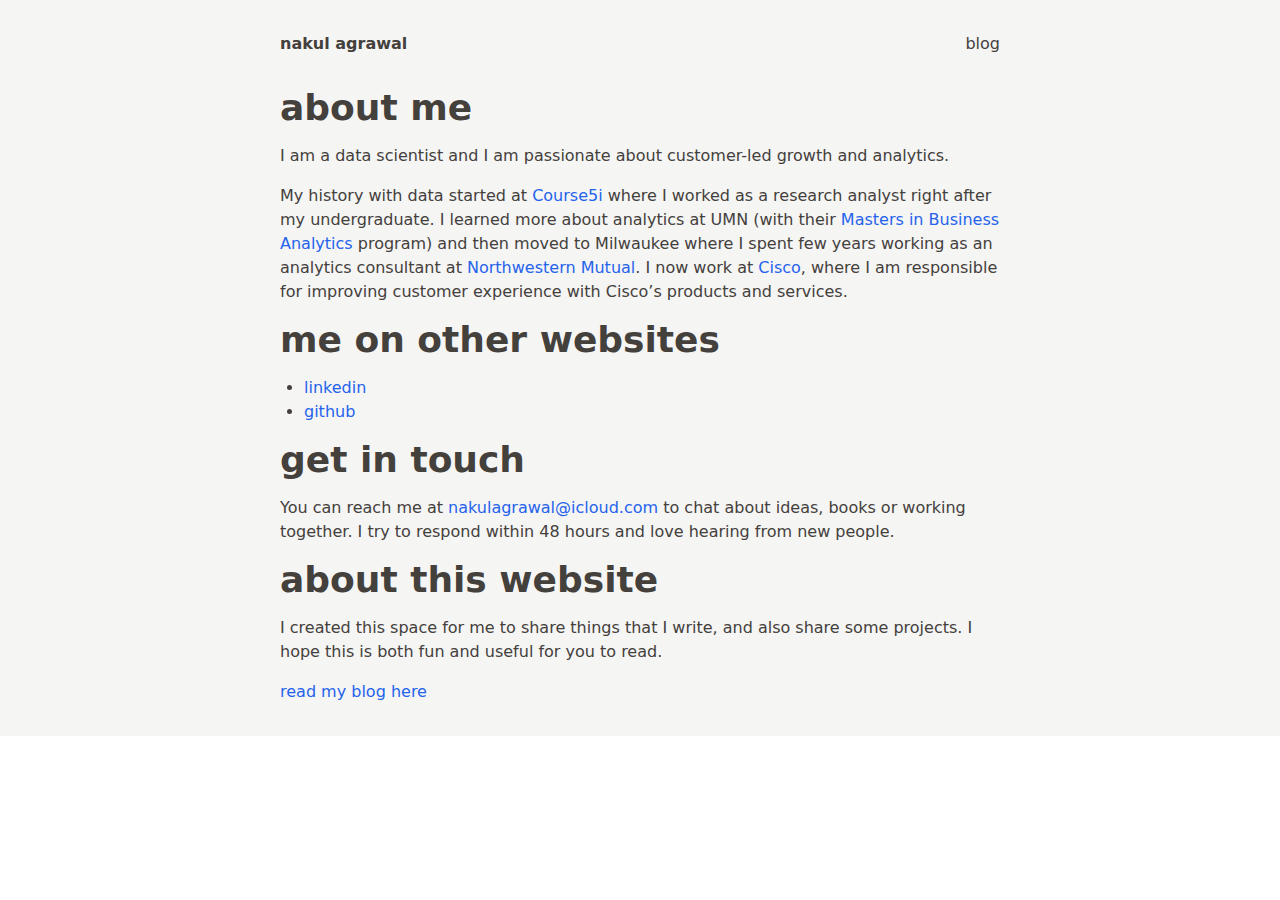
<file: index.html>
<!DOCTYPE HTML>

<html>
    <head>
        
        <!-- Google tag (gtag.js) -->
        <script async src="https://www.googletagmanager.com/gtag/js?id=G-Q4S8C6VJ7P"></script>
        <script>
        window.dataLayer = window.dataLayer || [];
        function gtag(){dataLayer.push(arguments);}
        gtag('js', new Date());

        gtag('config', 'G-Q4S8C6VJ7P');
        </script>
        <!-- Google tag ends-->

        <meta name="viewport" content="width=device-width, initial-scale=1", shrik-to-fit="no">

        <title>Nakul Agrawal</title>
        

        <link rel="stylesheet" type="text/css" href="style.css">

    </head>
<body>

    <div class="px-4 sm:px-2 py-8 bg-stone-100 text-stone-700 dark:bg-stone-900 dark:text-stone-300">
        <div class="max-w-[720px] mx-auto space-y-8">
            <!-- Navigation bar script in all pages -->
            <nav class="flex justify-between">
                <div>
                    <a class="font-bold" href="/">nakul agrawal</a>
                </div>
                
                <div>
                    <a class="" href="/blog"> blog </a>
                </div>
            </nav>
            <!-- Navigation bar ends -->

            <main class="space-y-6">
                <div>
                    <h1> about me </h1>

                    <!-- <p style="text-align: center;"> -->
                        <!-- <img src="/nakulagrawal.jpg" alt = "Nakul" class = "about-me-image"> -->
                    <!-- </p> -->

                    
                    <p>I am a data scientist and I am passionate about customer-led growth and analytics.</p>
                    <p>
                        My history with data started at <a href="https://www.course5i.com" target="_blank">Course5i</a> where I worked as a research analyst right after my undergraduate.
                        I learned more about analytics at UMN (with their 
                        <a href="https://carlsonschool.umn.edu/degrees/master-science-in-business-analytics/academics/one-year-msba" target="_blank"> Masters in Business Analytics</a> program)
                        and then moved to Milwaukee where I spent few years working as an analytics consultant at <a href="https://www.northwesternmutual.com" target="_blank">Northwestern Mutual</a>.
                        I now work at <a href="https://www.cisco.com/site/us/en/index.html" target="_blank">Cisco</a>, where I am responsible for improving customer experience with Cisco’s products and services.
                    </p>
                    
                    <h1>me on other websites</h1>
                    <ul>
                        <li><a href="https://www.linkedin.com/in/nakulagrawal/" target="_blank">linkedin</a></li>
                        <li><a href="https://github.com/thatlazyindian" target="_blank">github</a></li>
                    </ul>
    
                    <h1>get in touch</h1>
                    <p> You can reach me at <a href="mailto:nakulagrawal@icloud.com">nakulagrawal@icloud.com</a> to chat about ideas, books or working together. I try to respond within 48 hours and love hearing from new people.</p>
        
    
                    <h1>about this website</h1>
                    <p>I created this space for me to share things that I write, and also share some projects. I hope this is both fun and useful for you to read. </p>
                    <a class="" href="/blog"><h2> read my blog here </h2> </a>
                    <div>
                </div>
                </div>
        
</body>
</html>
</file>
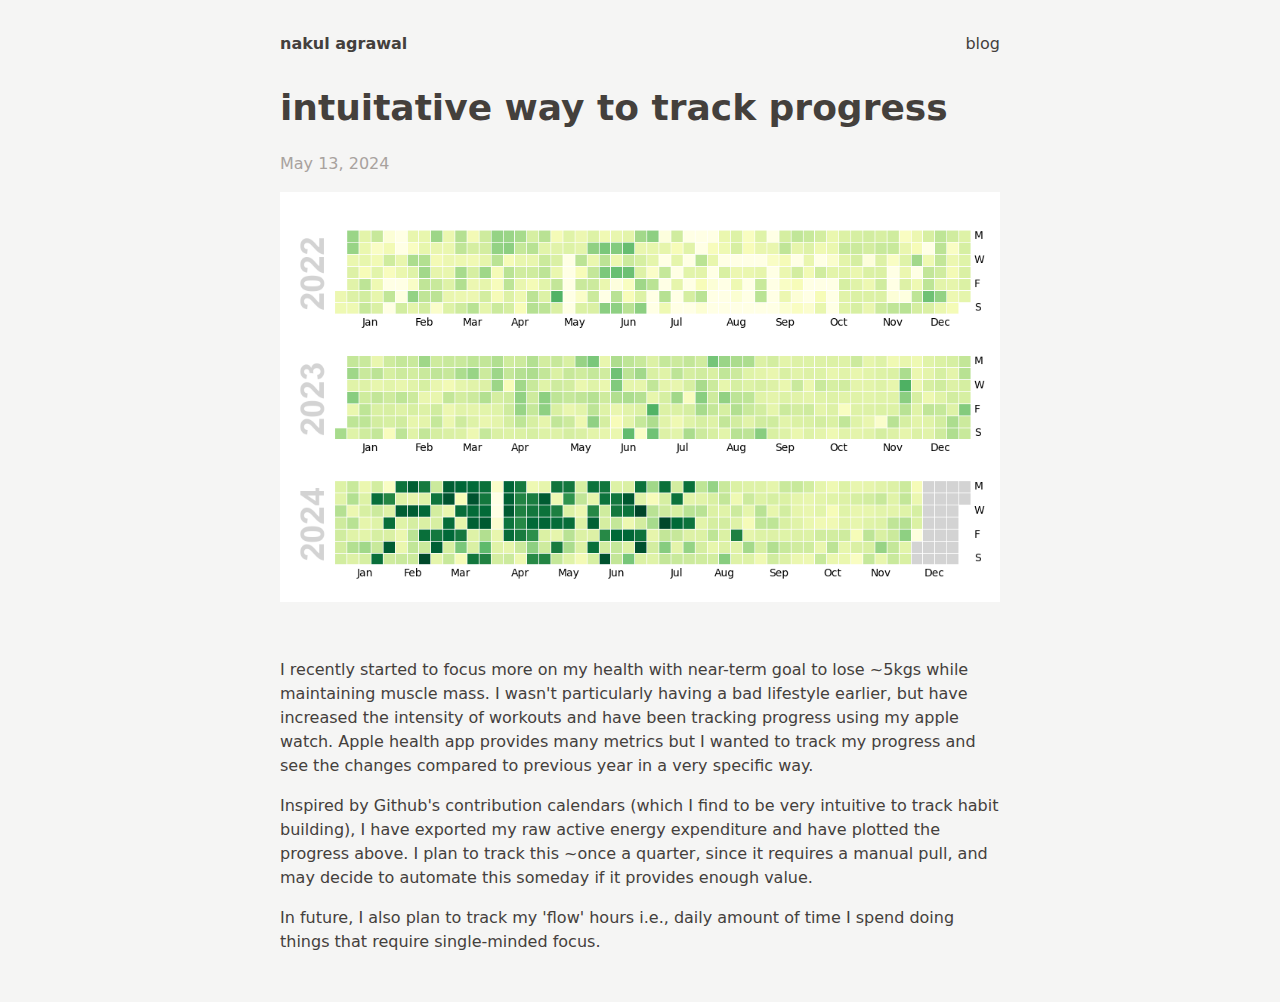
<file: activity_tracker.html>
<!DOCTYPE HTML>

<html>
    <head>
        
        <!-- Google tag (gtag.js) -->
        <script async src="https://www.googletagmanager.com/gtag/js?id=G-Q4S8C6VJ7P"></script>
        <script>
        window.dataLayer = window.dataLayer || [];
        function gtag(){dataLayer.push(arguments);}
        gtag('js', new Date());

        gtag('config', 'G-Q4S8C6VJ7P');
        </script>
        <!-- Google tag ends-->

        <meta name="viewport" content="width=device-width, initial-scale=1", shrik-to-fit="no">

        <title>activity tracker</title>

        <link rel="stylesheet" type="text/css" href="style.css">

    </head>
<body>

    <div class="px-4 sm:px-2 py-8 bg-stone-100 text-stone-700 dark:bg-stone-900 dark:text-stone-300">
        <div class="max-w-[720px] mx-auto space-y-8">
            <!-- Navigation bar script in all pages -->
            <nav class="flex justify-between">
                <div>
                    <a class="font-bold" href="/">nakul agrawal</a>
                </div>
                
                <div>
                    <a class="" href="/blog"> blog </a>
                </div>
            </nav>
            <!-- Navigation bar ends -->

            <main class="space-y-6">
                <div>
                    <h1> intuitative way to track progress </h1>
                    <br />
                        <time class="text-stone-400 text-base">May 13, 2024</time>
                    <br />
                    <p style="text-align: center;">
                        <img src="/active_energy_dec6.png" alt = "active energy">
                        <!-- <img src="/nakulagrawal.jpg" class = "about-me-image"> -->
                    </p>
                    <br />
                    <p>
                        I recently started to focus more on my health with near-term goal to lose ~5kgs while maintaining muscle mass. I wasn't particularly having a bad lifestyle earlier, but have increased the intensity of workouts and have been tracking progress using my apple watch.
                        Apple health app provides many metrics but I wanted to track my progress and see the changes compared to previous year in a very specific way.
                    </p>
                    <p>
                        Inspired by Github's contribution calendars (which I find to be very intuitive to track habit building), I have exported my raw active energy expenditure and have plotted the progress above. I plan to track this ~once a quarter, since it requires a manual pull, and may decide to automate this someday if it provides enough value.
                    </p>
                    <p>
                        In future, I also plan to track my 'flow' hours i.e., daily amount of time I spend doing things that require single-minded focus.
                    </p>
                </div>
        
</body>
</html>
</file>
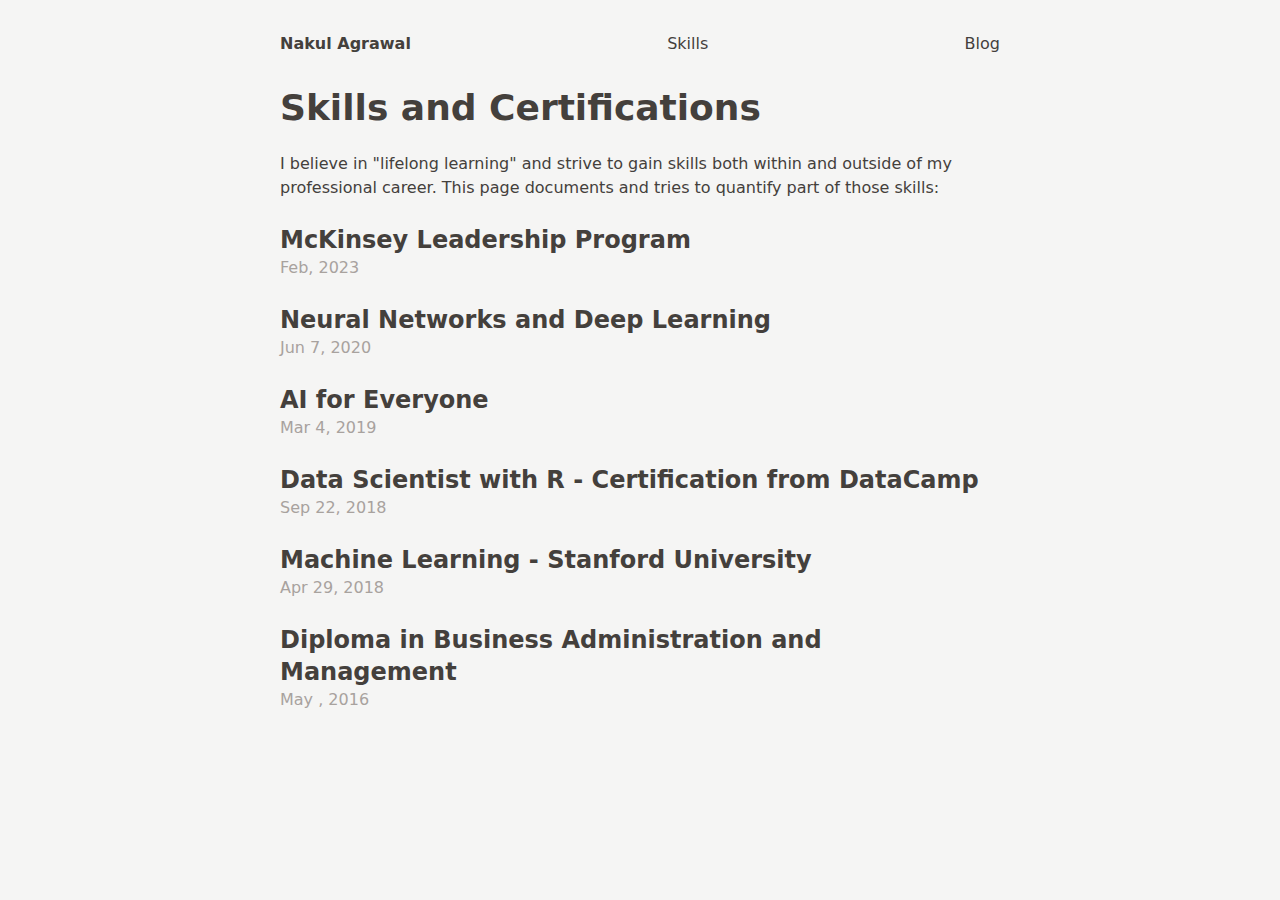
<file: skills.html>
<!DOCTYPE HTML>

<html>
    <head>
        
        <!-- Google tag (gtag.js) -->
        <script async src="https://www.googletagmanager.com/gtag/js?id=G-Q4S8C6VJ7P"></script>
        <script>
        window.dataLayer = window.dataLayer || [];
        function gtag(){dataLayer.push(arguments);}
        gtag('js', new Date());

        gtag('config', 'G-Q4S8C6VJ7P');
        </script>
        <!-- Google tag ends-->

        <meta name="viewport" content="width=device-width, initial-scale=1", shrik-to-fit="no">
        <title>Skills - Nakul Agrawal</title>
        
        <link rel="canonical" href="https://nakul-agrawal.com/skills" />
        <link rel="alternate" type="application/rss+xml" href="" title="Nakul Agrawal" />
        <link rel="stylesheet" type="text/css" href="style.css">

    </head>

    <body class="px-4 sm:px-2 py-8 bg-stone-100 text-stone-700 dark:bg-stone-900 dark:text-stone-300">
        <div class="max-w-[720px] mx-auto space-y-8">
            <!-- Navigation bar script in all pages -->
            <nav class="flex justify-between">
                <div>
                    <a class="font-bold" href="/">Nakul Agrawal</a>
                </div>
                
                <div>
                    <a class="" href="/skills"> Skills</a>
                </div>

                <div>
                    <a class="" href="/blog"> Blog</a>
                </div>
            </nav>
            <!-- Navigation bar ends -->

            <main class="space-y-6">
                <h1> Skills and Certifications </h2>

                <p>I believe in "lifelong learning" and strive to gain skills both within and outside of my professional career. 
                This page documents and tries to quantify part of those skills:

                <div>
                    <a class="text-2xl font-bold text-stone-700 dark:text-stone-300" href="https://www.linkedin.com/in/nakulagrawal/">
                        <span class="">McKinsey Leadership Program</span>
                    </a>
                    <br />
                    <time class="text-stone-400 text-base">Feb, 2023</time>
                </div>

                <div>
                    <a class="text-2xl font-bold text-stone-700 dark:text-stone-300" href="https://www.coursera.org/account/accomplishments/verify/4X35AV62A87N">
                        <span class="">Neural Networks and Deep Learning</span>
                    </a>
                    <br />
                    <time class="text-stone-400 text-base">Jun 7, 2020</time>
                </div>

                <div>
                    <a class="text-2xl font-bold text-stone-700 dark:text-stone-300" href="https://www.coursera.org/account/accomplishments/verify/XDNS5TZDEXTB">
                        <span class="">AI for Everyone</span>
                    </a>
                    <br />
                    <time class="text-stone-400 text-base">Mar 4, 2019</time>
                </div>

                <div>
                    <a class="text-2xl font-bold text-stone-700 dark:text-stone-300" href="https://www.datacamp.com/statement-of-accomplishment/track/c0b9dcccf4353b86ce620bdaa008591a152b87f0">
                        <span class="">Data Scientist with R - Certification from DataCamp</span>
                    </a>
                    <br />
                    <time class="text-stone-400 text-base">Sep 22, 2018</time>
                </div>

                <div>
                    <a class="text-2xl font-bold text-stone-700 dark:text-stone-300" href="https://www.coursera.org/account/accomplishments/verify/6RTZTUDCNU6L">
                        <span class="">Machine Learning - Stanford University </span>
                    </a>
                    <br />
                    <time class="text-stone-400 text-base">Apr 29, 2018</time>
                </div>

                <div>
                    <a class="text-2xl font-bold text-stone-700 dark:text-stone-300"">
                        <span class="">Diploma in Business Administration and Management</span>
                    </a>
                    <br />
                    <time class="text-stone-400 text-base">May , 2016</time>
                </div>


                


                <!-- <div class="space-y-4">
                    <div>
                        <a class="text-2xl font-bold text-stone-700 dark:text-stone-300" href="https://www.linkedin.com/pulse/why-research-analytics-critical-companies-during-nakul-agrawal/">
                            <span class="">Why research and analytics is critical for companies during COVID-19 pandemic</span>
                        </a>
                        <br />
                        <time class="text-stone-400 text-base">Apr 22, 2020</time>
                    </div>

                    <div>
                        <a class="text-2xl font-bold text-stone-700 dark:text-stone-300" href="https://github.com/thatlazyindian/reverie/blob/master/whatsapp.ipynb">
                            <span class="">Analysis of my whatsapp chat</span>
                        </a>
                        <br />
                        <time class="text-stone-400 text-base">Feb 20, 2020</time>
                    </div>

                    <div>
                        <a class="text-2xl font-bold text-stone-700 dark:text-stone-300" href="https://medium.com/@nakul_agrawal/understanding-employee-relationships-in-an-organization-using-graph-analytics-2e0a0b3dd32e">
                            <span class="">Understanding employee relationships in an organization using Graph Analytics</span>
                        </a>
                        <br />
                        <time class="text-stone-400 text-base">Jan 28, 2020</time>
                    </div>

                    <div>
                        <a class="text-2xl font-bold text-stone-700 dark:text-stone-300" href="https://medium.com/@nakul_agrawal/amazon-first-crushed-all-book-stores-and-then-opened-one-f7574304f87d">
                            <span class="">Amazon first crushed all book-stores and then opened one</span>
                        </a>
                        <br />
                        <time class="text-stone-400 text-base">Aug 8, 2019</time>
                    </div>
                </div> -->
            </main>
        </div>
            
    </body>
</html>
</file>
<file: style.css>
/*! tailwindcss v3.2.4 | MIT License | https://tailwindcss.com*/
*, :after, :before {
    box-sizing: border-box;
    border:0 solid #e5e7eb
}

:after, :before {
    --tw-content: ""
}

html {
    line-height: 1.5;
    -webkit-text-size-adjust: 100%;
    -moz-tab-size: 4;
    -o-tab-size: 4;
    tab-size: 4;
    font-family: ui-sans-serif, system-ui, -apple-system, BlinkMacSystemFont, Segoe UI, Roboto, Helvetica Neue, Arial, Noto Sans, sans-serif, Apple Color Emoji, Segoe UI Emoji, Segoe UI Symbol, Noto Color Emoji;
    font-feature-settings:normal
}

body {
    margin: 0;
    line-height:inherit
}

.about-me-image {
    max-width: 100%; /* Ensures image is no larger than its container */
    height: auto; /* Maintains aspect ratio */
    display: block; /* Removes extra space beneath the image */
    margin-left: auto; /* Centers image horizontally */
    margin-right: auto;
}

hr {
    height: 0;
    color: inherit;
    border-top-width:1px
}

abbr:where([title]) {
    -webkit-text-decoration: underline dotted;
    text-decoration:underline dotted
}

h1, h2, h3, h4, h5, h6 {
    font-size: inherit;
    font-weight:inherit
}

a {
    color: inherit;
    text-decoration:inherit
}

b, strong {
    font-weight:bolder
}

code, kbd, pre, samp {
    font-family: ui-monospace, SFMono-Regular, Menlo, Monaco, Consolas, Liberation Mono, Courier New, monospace;
    font-size:1em
}

small {
    font-size:80%
}

sub, sup {
    font-size: 75%;
    line-height: 0;
    position: relative;
    vertical-align:initial
}

sub {
    bottom:-.25em
}

sup {
    top:-.5em
}

table {
    text-indent: 0;
    border-color: inherit;
    border-collapse:collapse
}

button, input, optgroup, select, textarea {
    font-family: inherit;
    font-size: 100%;
    font-weight: inherit;
    line-height: inherit;
    color: inherit;
    margin: 0;
    padding:0
}

button, select {
    text-transform:none
}

[type=button], [type=reset], [type=submit], button {
    -webkit-appearance: button;
    background-color: initial;
    background-image:none
}

:-moz-focusring {
    outline:auto
}

:-moz-ui-invalid {
    box-shadow:none
}

progress {
    vertical-align:initial
}

::-webkit-inner-spin-button, ::-webkit-outer-spin-button {
    height:auto
}

[type=search] {
    -webkit-appearance: textfield;
    outline-offset:-2px
}

::-webkit-search-decoration {
    -webkit-appearance:none
}

::-webkit-file-upload-button {
    -webkit-appearance: button;
    font:inherit
}

summary {
    display:list-item
}

blockquote, dd, dl, figure, h1, h2, h3, h4, h5, h6, hr, p, pre {
    margin:0
}

fieldset {
    margin:0
}

fieldset, legend {
    padding:0
}

menu, ol, ul {
    list-style: none;
    margin: 0;
    padding:0
}

textarea {
    resize:vertical
}

input::-moz-placeholder, textarea::-moz-placeholder {
    opacity: 1;
    color:#9ca3af
}

input::placeholder, textarea::placeholder {
    opacity: 1;
    color:#9ca3af
}

[role=button], button {
    cursor:pointer
}

:disabled {
    cursor:default
}

audio, canvas, embed, iframe, img, object, svg, video {
    display: block;
    vertical-align:middle
}

img, video {
    max-width: 100%;
    height:auto
}

[hidden] {
    display:none
}

h1 {
    font-size: 2.25rem;
    line-height: 2.5rem;
    font-weight:700
}

article h1 {
    margin-top: 2rem;
    font-size: 1.875rem;
    line-height:2.25rem
}

article h2 {
    margin-top: 1.5rem;
    font-size: 1.5rem;
    line-height: 2rem;
    font-weight:700
}

ol {
    margin-left: 2rem;
    list-style-type:decimal
}

p {
    margin-top: 1rem;
    margin-bottom:1rem
}

main a {
    --tw-text-opacity: 1;
    color:rgb(37 99 235/var(--tw-text-opacity))
}

@media (prefers-color-scheme: dark) {
    main a {
        --tw-text-opacity: 1;
        color:rgb(96 165 250/var(--tw-text-opacity))
    }
}

ul {
    margin-top: 1rem;
    margin-bottom: 1rem;
    padding-left:1.5rem
}

ul li {
    list-style-type:disc
}

blockquote {
    border-left-width: 2px;
    --tw-border-opacity: 1;
    border-color: rgb(255 255 255/var(--tw-border-opacity));
    padding-left: 1rem;
    font-style:italic
}

*, ::backdrop, :after, :before {
    --tw-border-spacing-x: 0;
    --tw-border-spacing-y: 0;
    --tw-translate-x: 0;
    --tw-translate-y: 0;
    --tw-rotate: 0;
    --tw-skew-x: 0;
    --tw-skew-y: 0;
    --tw-scale-x: 1;
    --tw-scale-y: 1;
    --tw-pan-x:;
    --tw-pan-y:;
    --tw-pinch-zoom:;
    --tw-scroll-snap-strictness: proximity;
    --tw-ordinal:;
    --tw-slashed-zero:;
    --tw-numeric-figure:;
    --tw-numeric-spacing:;
    --tw-numeric-fraction:;
    --tw-ring-inset:;
    --tw-ring-offset-width: 0px;
    --tw-ring-offset-color: #fff;
    --tw-ring-color: #3b82f680;
    --tw-ring-offset-shadow: 0 0 #0000;
    --tw-ring-shadow: 0 0 #0000;
    --tw-shadow: 0 0 #0000;
    --tw-shadow-colored: 0 0 #0000;
    --tw-blur:;
    --tw-brightness:;
    --tw-contrast:;
    --tw-grayscale:;
    --tw-hue-rotate:;
    --tw-invert:;
    --tw-saturate:;
    --tw-sepia:;
    --tw-drop-shadow:;
    --tw-backdrop-blur:;
    --tw-backdrop-brightness:;
    --tw-backdrop-contrast:;
    --tw-backdrop-grayscale:;
    --tw-backdrop-hue-rotate:;
    --tw-backdrop-invert:;
    --tw-backdrop-opacity:;
    --tw-backdrop-saturate:;
    --tw-backdrop-sepia:
}

.highlight pre {
    overflow: auto;
    padding: .5rem;
    font-size: .875rem;
    line-height:1.25rem
}

.static {
    position:static
}

.relative {
    position:relative
}

.mx-auto {
    margin-left: auto;
    margin-right:auto
}

.block {
    display:block
}

.inline {
    display:inline
}

.flex {
    display:flex
}

.table {
    display:table
}

.contents {
    display:contents
}

.hidden {
    display:none
}

.max-w-\[720px\] {
    max-width:720px
}

.grow {
    flex-grow:1
}

.items-center {
    align-items:center
}

.justify-center {
    justify-content:center
}

.justify-between {
    justify-content:space-between
}

.space-y-8 > :not([hidden]) ~ :not([hidden]) {
    --tw-space-y-reverse: 0;
    margin-top: calc(2rem *(1 - var(--tw-space-y-reverse)));
    margin-bottom:calc(2rem * var(--tw-space-y-reverse))
}

.space-y-6 > :not([hidden]) ~ :not([hidden]) {
    --tw-space-y-reverse: 0;
    margin-top: calc(1.5rem *(1 - var(--tw-space-y-reverse)));
    margin-bottom:calc(1.5rem * var(--tw-space-y-reverse))
}

.space-y-4 > :not([hidden]) ~ :not([hidden]) {
    --tw-space-y-reverse: 0;
    margin-top: calc(1rem *(1 - var(--tw-space-y-reverse)));
    margin-bottom:calc(1rem * var(--tw-space-y-reverse))
}

.truncate {
    overflow: hidden;
    text-overflow: ellipsis;
    white-space:nowrap
}

.break-words {
    overflow-wrap:break-word
}

.bg-stone-100 {
    --tw-bg-opacity: 1;
    background-color:rgb(245 245 244/var(--tw-bg-opacity))
}

.px-4 {
    padding-left: 1rem;
    padding-right:1rem
}

.py-8 {
    padding-top: 2rem;
    padding-bottom:2rem
}

.text-2xl {
    font-size: 1.5rem;
    line-height:2rem
}

.text-base {
    font-size: 1rem;
    line-height:1.5rem
}

.font-bold {
    font-weight:700
}

.text-stone-700 {
    --tw-text-opacity: 1;
    color:rgb(68 64 60/var(--tw-text-opacity))
}

.text-stone-400 {
    --tw-text-opacity: 1;
    color:rgb(168 162 158/var(--tw-text-opacity))
}

.filter {
    filter:var(--tw-blur) var(--tw-brightness) var(--tw-contrast) var(--tw-grayscale) var(--tw-hue-rotate) var(--tw-invert) var(--tw-saturate) var(--tw-sepia) var(--tw-drop-shadow)
}

.transition {
    transition-property: color, background-color, border-color, text-decoration-color, fill, stroke, opacity, box-shadow, transform, filter, -webkit-backdrop-filter;
    transition-property: color, background-color, border-color, text-decoration-color, fill, stroke, opacity, box-shadow, transform, filter, backdrop-filter;
    transition-property: color, background-color, border-color, text-decoration-color, fill, stroke, opacity, box-shadow, transform, filter, backdrop-filter, -webkit-backdrop-filter;
    transition-timing-function: cubic-bezier(.4, 0, .2, 1);
    transition-duration:.15s
}

@media (prefers-color-scheme: dark) {
    .dark\:bg-stone-900 {
        --tw-bg-opacity: 1;
        background-color:rgb(28 25 23/var(--tw-bg-opacity))
    }

    .dark\:text-stone-300 {
        --tw-text-opacity: 1;
        color:rgb(214 211 209/var(--tw-text-opacity))
    }
}

@media (min-width: 640px) {
    .sm\:px-2 {
        padding-left: .5rem;
        padding-right: .5rem
    }
}
</file>
